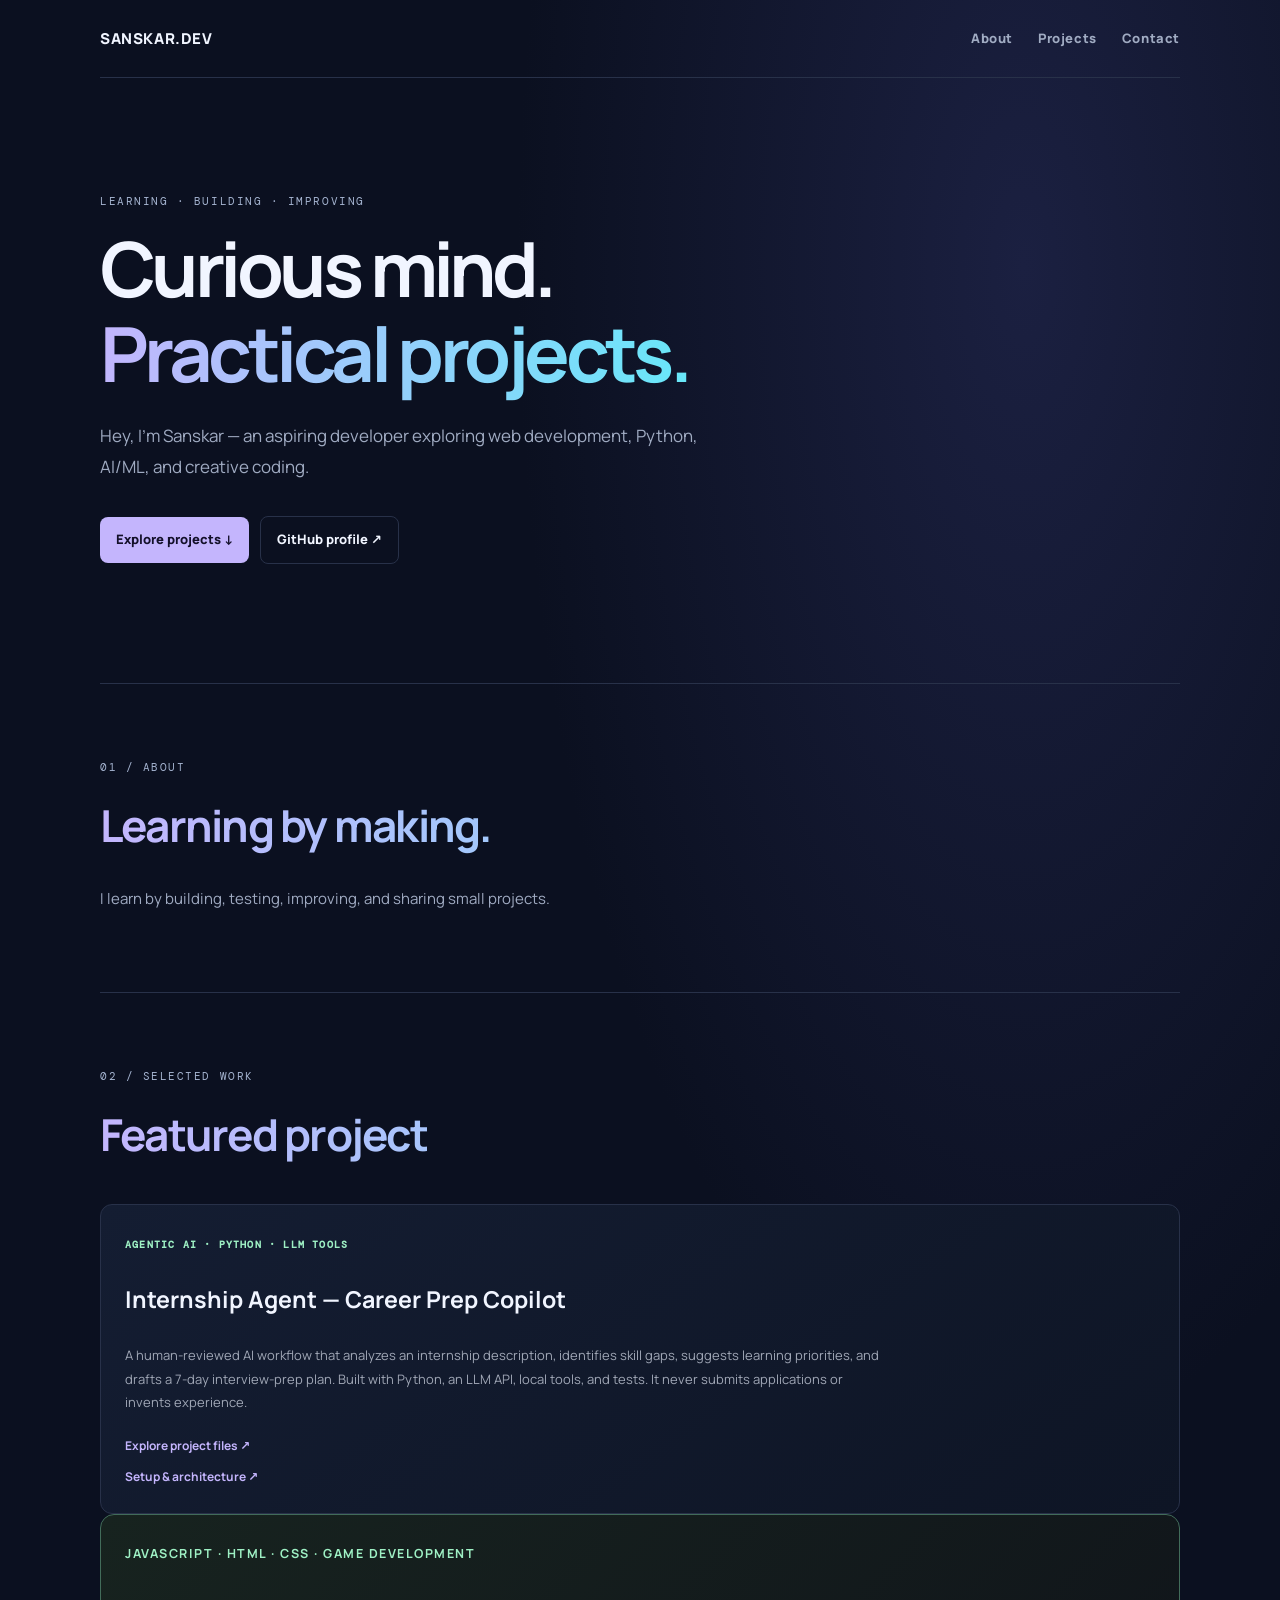
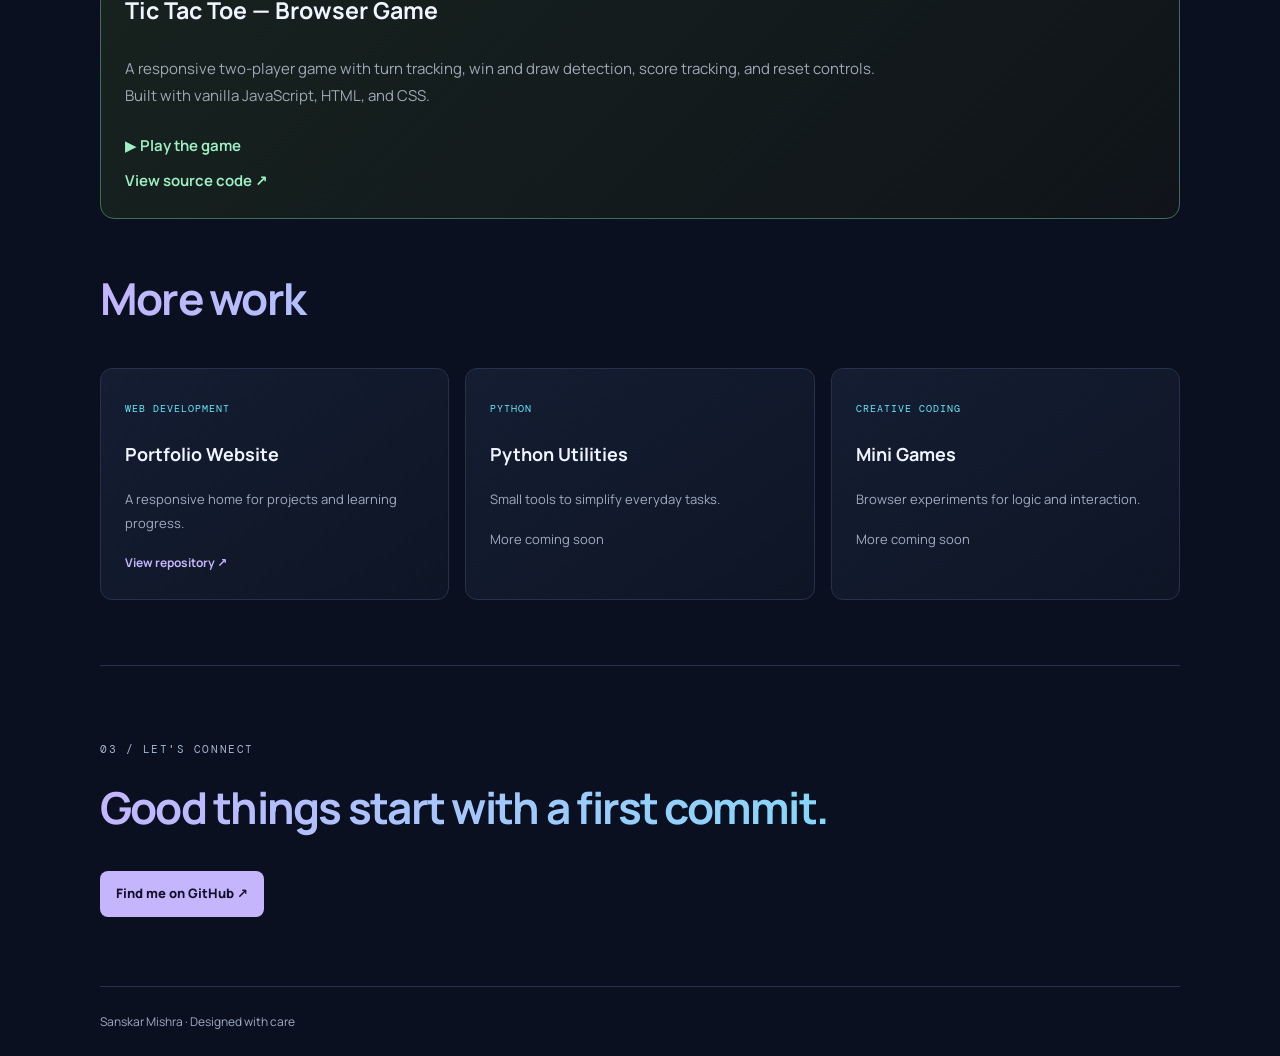
<file: index.html>
<!doctype html>
<html lang="en"><head><meta charset="utf-8"><meta name="viewport" content="width=device-width, initial-scale=1"><title>Sanskar Mishra — Developer Portfolio</title><link rel="stylesheet" href="style.css"></head><body><header><a href="#home">SANSKAR.DEV</a><nav><a href="#about">About</a><a href="#projects">Projects</a><a href="#contact">Contact</a></nav></header><main id="home"><section class="hero"><p class="eyebrow">LEARNING · BUILDING · IMPROVING</p><h1>Curious mind.<br><span>Practical projects.</span></h1><p class="intro">Hey, I'm Sanskar — an aspiring developer exploring web development, Python, AI/ML, and creative coding.</p><a class="button" href="#projects">Explore projects ↓</a> <a class="button secondary" href="https://github.com/sanskarmishra105-cpu">GitHub profile ↗</a></section><section id="about"><p class="eyebrow">01 / ABOUT</p><h2>Learning by making.</h2><p>I learn by building, testing, improving, and sharing small projects.</p></section><section id="projects"><p class="eyebrow">02 / SELECTED WORK</p><h2>Featured project</h2><div class="grid"><article class="featured"><small>AGENTIC AI · PYTHON · LLM TOOLS</small><h3>Internship Agent — Career Prep Copilot</h3><p>A human-reviewed AI workflow that analyzes an internship description, identifies skill gaps, suggests learning priorities, and drafts a 7-day interview-prep plan. Built with Python, an LLM API, local tools, and tests. It never submits applications or invents experience.</p><a href="https://github.com/sanskarmishra105-cpu/apna-adda/tree/main/projects/internship-agent">Explore project files ↗</a><br><a href="https://github.com/sanskarmishra105-cpu/apna-adda/blob/main/projects/internship-agent/README.md">Setup & architecture ↗</a></article></div><article class="featured"><small>JAVASCRIPT · HTML · CSS · GAME DEVELOPMENT</small><h3>Tic Tac Toe — Browser Game</h3><p>A responsive two-player game with turn tracking, win and draw detection, score tracking, and reset controls. Built with vanilla JavaScript, HTML, and CSS.</p><a href="projects/tic-tac-toe/index.html">▶ Play the game</a><br><a href="https://github.com/sanskarmishra105-cpu/apna-adda/tree/main/projects/tic-tac-toe">View source code ↗</a></article><h2 style="margin-top:2.5rem">More work</h2><div class="grid"><article><small>WEB DEVELOPMENT</small><h3>Portfolio Website</h3><p>A responsive home for projects and learning progress.</p><a href="https://github.com/sanskarmishra105-cpu/apna-adda">View repository ↗</a></article><article><small>PYTHON</small><h3>Python Utilities</h3><p>Small tools to simplify everyday tasks.</p><span>More coming soon</span></article><article><small>CREATIVE CODING</small><h3>Mini Games</h3><p>Browser experiments for logic and interaction.</p><span>More coming soon</span></article></div></section><section id="contact"><p class="eyebrow">03 / LET'S CONNECT</p><h2>Good things start with a first commit.</h2><a class="button" href="https://github.com/sanskarmishra105-cpu">Find me on GitHub ↗</a></section></main><footer>Sanskar Mishra · Designed with care</footer><script src="script.js"></script></body></html>
</file>
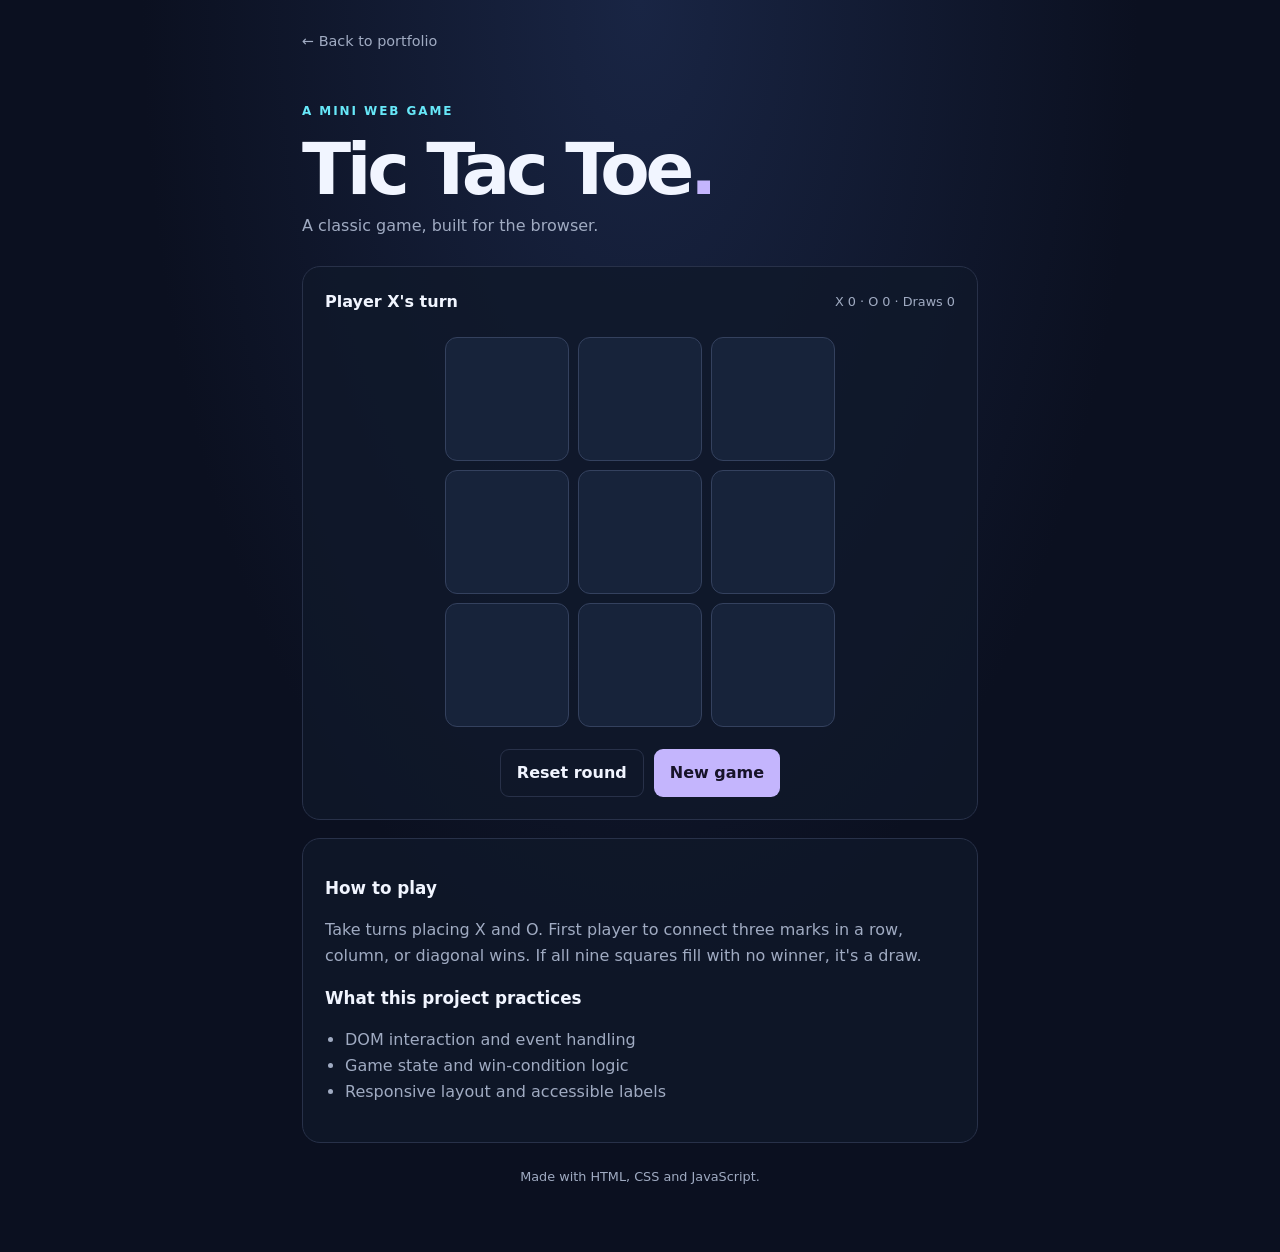
<file: projects/tic-tac-toe/index.html>
<!doctype html>
<html lang="en">
<head>
<meta charset="utf-8"><meta name="viewport" content="width=device-width,initial-scale=1"><meta name="description" content="A responsive two-player Tic Tac Toe game built with HTML, CSS and JavaScript."><title>Tic Tac Toe | Sanskar Mishra</title><link rel="stylesheet" href="style.css">
</head>
<body><main class="app"><a class="back" href="../../index.html">← Back to portfolio</a><p class="eyebrow">A MINI WEB GAME</p><h1>Tic Tac Toe<span>.</span></h1><p class="subtitle">A classic game, built for the browser.</p>
<section class="game" aria-label="Tic Tac Toe game"><div class="game-head"><p id="status" aria-live="polite">Player X's turn</p><span id="score">X 0 · O 0 · Draws 0</span></div><div id="board" class="board" role="grid" aria-label="Tic Tac Toe board"><button class="cell" role="gridcell" aria-label="Row 1, column 1" data-index="0"></button><button class="cell" role="gridcell" aria-label="Row 1, column 2" data-index="1"></button><button class="cell" role="gridcell" aria-label="Row 1, column 3" data-index="2"></button><button class="cell" role="gridcell" aria-label="Row 2, column 1" data-index="3"></button><button class="cell" role="gridcell" aria-label="Row 2, column 2" data-index="4"></button><button class="cell" role="gridcell" aria-label="Row 2, column 3" data-index="5"></button><button class="cell" role="gridcell" aria-label="Row 3, column 1" data-index="6"></button><button class="cell" role="gridcell" aria-label="Row 3, column 2" data-index="7"></button><button class="cell" role="gridcell" aria-label="Row 3, column 3" data-index="8"></button></div><div class="controls"><button id="reset" class="secondary">Reset round</button><button id="new-game" class="primary">New game</button></div></section>
<section class="about"><h2>How to play</h2><p>Take turns placing X and O. First player to connect three marks in a row, column, or diagonal wins. If all nine squares fill with no winner, it's a draw.</p><h2>What this project practices</h2><ul><li>DOM interaction and event handling</li><li>Game state and win-condition logic</li><li>Responsive layout and accessible labels</li></ul></section><footer>Made with HTML, CSS and JavaScript.</footer></main><script src="script.js"></script></body></html>
</file>
<file: style.css>
@import url('https://fonts.googleapis.com/css2?family=DM+Mono:wght@400;500&family=Manrope:wght@400;500;600;700;800&display=swap');
:root{color-scheme:dark;--bg:#0b1020;--panel:#121b2e;--line:#283149;--text:#f1f5ff;--muted:#a0abc2;--violet:#c4b5fd;--cyan:#67e8f9}*{box-sizing:border-box}html{scroll-behavior:smooth}body{margin:0;background:radial-gradient(ellipse at 80% 10%,#1b2041 0,transparent 35%),var(--bg);color:var(--text);font:15px/1.8 Manrope,system-ui,sans-serif}a{color:inherit;text-decoration:none}header,main,footer{width:min(1080px,calc(100% - 40px));margin:auto}header{height:78px;display:flex;align-items:center;justify-content:space-between;border-bottom:1px solid var(--line);font-weight:800;letter-spacing:.04em}nav{display:flex;gap:25px;color:var(--muted);font-size:13px}nav a:hover,a:hover{color:var(--cyan)}.hero{padding:105px 0 115px;max-width:780px}.eyebrow{font:11px 'DM Mono',monospace;letter-spacing:.14em;color:#a5b4d0}.hero h1{font-size:clamp(42px,7vw,76px);line-height:1.12;letter-spacing:-.06em;margin:18px 0}.hero h1 span,h2{background:linear-gradient(100deg,#c4b5fd,#67e8f9);-webkit-background-clip:text;background-clip:text;color:transparent}.intro{max-width:620px;color:var(--muted);font-size:17px;margin:25px 0 30px}.button{display:inline-block;background:var(--violet);color:#14102a;padding:11px 16px;border-radius:8px;font-size:13px;font-weight:800;margin:4px 8px 4px 0}.button:hover{color:#14102a;background:#d9d0ff}.secondary{background:transparent;border:1px solid var(--line);color:var(--text)}section:not(.hero){border-top:1px solid var(--line);padding:65px 0}h2{font-size:clamp(30px,4vw,44px);letter-spacing:-.04em;margin:12px 0 20px}section>p:not(.eyebrow){color:var(--muted)}.grid{display:grid;grid-template-columns:repeat(3,1fr);gap:16px;margin-top:30px}.grid article{border:1px solid var(--line);border-radius:12px;padding:24px;background:linear-gradient(145deg,#141d32,#0e1525)}.grid small{font:10px 'DM Mono',monospace;color:var(--cyan);letter-spacing:.1em}.grid h3{font-size:18px}.grid p,.grid span{font-size:13px;color:var(--muted)}.grid article>a{font-size:12px;color:var(--violet);font-weight:700}footer{border-top:1px solid var(--line);padding:24px 0;color:var(--muted);font-size:12px}@media(max-width:650px){header,main,footer{width:calc(100% - 32px)}nav{gap:12px;font-size:11px}.hero{padding:75px 0}.intro{font-size:15px}.grid{grid-template-columns:1fr}section:not(.hero){padding:45px 0}}

/* Featured project card */
.featured{grid-column:1/-1;border:1px solid #426c5a;background:linear-gradient(135deg,#17231f,#10141a);padding:1.5rem;border-radius:14px}.featured small{color:#9ef0c4;letter-spacing:.12em;font-weight:700}.featured h3{font-size:1.45rem}.featured p{max-width:760px;color:#a0a7b6;line-height:1.8}.featured a{display:inline-block;margin:8px 14px 0 0;color:#9ef0c4;font-weight:650}
</file>
<file: projects/tic-tac-toe/style.css>
:root{color-scheme:dark;--bg:#0b1020;--panel:#121b2e;--line:#283149;--text:#f1f5ff;--muted:#a0abc2;--violet:#c4b5fd;--cyan:#67e8f9}*{box-sizing:border-box}body{margin:0;min-height:100vh;background:radial-gradient(ellipse at top,#192544 0,var(--bg) 55%);color:var(--text);font:16px/1.6 Manrope,Inter,system-ui,sans-serif}.app{width:min(720px,100%);margin:auto;padding:28px 22px 40px}.back{color:var(--muted);text-decoration:none;font-size:.9rem}.eyebrow{margin-top:48px;color:var(--cyan);font-size:.75rem;letter-spacing:.16em;font-weight:800}h1{font-size:clamp(2.8rem,9vw,4.5rem);line-height:1;margin:8px 0;letter-spacing:-.06em}h1 span{color:var(--violet)}.subtitle{color:var(--muted);margin:0 0 28px}.game,.about{padding:22px;border:1px solid var(--line);background:#10182acc;border-radius:18px}.game-head{display:flex;justify-content:space-between;align-items:center;gap:12px;flex-wrap:wrap}.game-head p{font-weight:800;margin:0}.game-head span{color:var(--muted);font-size:.8rem}.board{width:min(100%,390px);aspect-ratio:1;margin:22px auto;display:grid;grid-template-columns:repeat(3,1fr);gap:9px}.cell{border:1px solid #34415e;background:#17233a;border-radius:12px;color:var(--violet);font-size:clamp(2.8rem,12vw,5rem);font-weight:800;cursor:pointer;display:grid;place-items:center;min-width:0;aspect-ratio:1}.cell:hover:empty{background:#202e4a}.cell:focus-visible,button:focus-visible{outline:3px solid var(--cyan);outline-offset:3px}.cell.o{color:var(--cyan)}.cell.winner{border-color:var(--cyan);background:#1c3a45}.controls{display:flex;gap:10px;justify-content:center;flex-wrap:wrap}button{font:inherit}.controls button{border-radius:9px;padding:10px 16px;font-weight:750;cursor:pointer}.primary{border:0;background:var(--violet);color:#171329}.secondary{border:1px solid var(--line);background:transparent;color:var(--text)}.about{margin-top:18px}.about h2{font-size:1.05rem}.about p,.about li{color:var(--muted)}.about ul{padding-left:20px}footer{text-align:center;color:var(--muted);font-size:.8rem;padding:24px}@media(max-width:480px){.app{padding:20px 14px}.game,.about{padding:15px}.board{gap:6px}.cell{border-radius:9px}}
</file>
